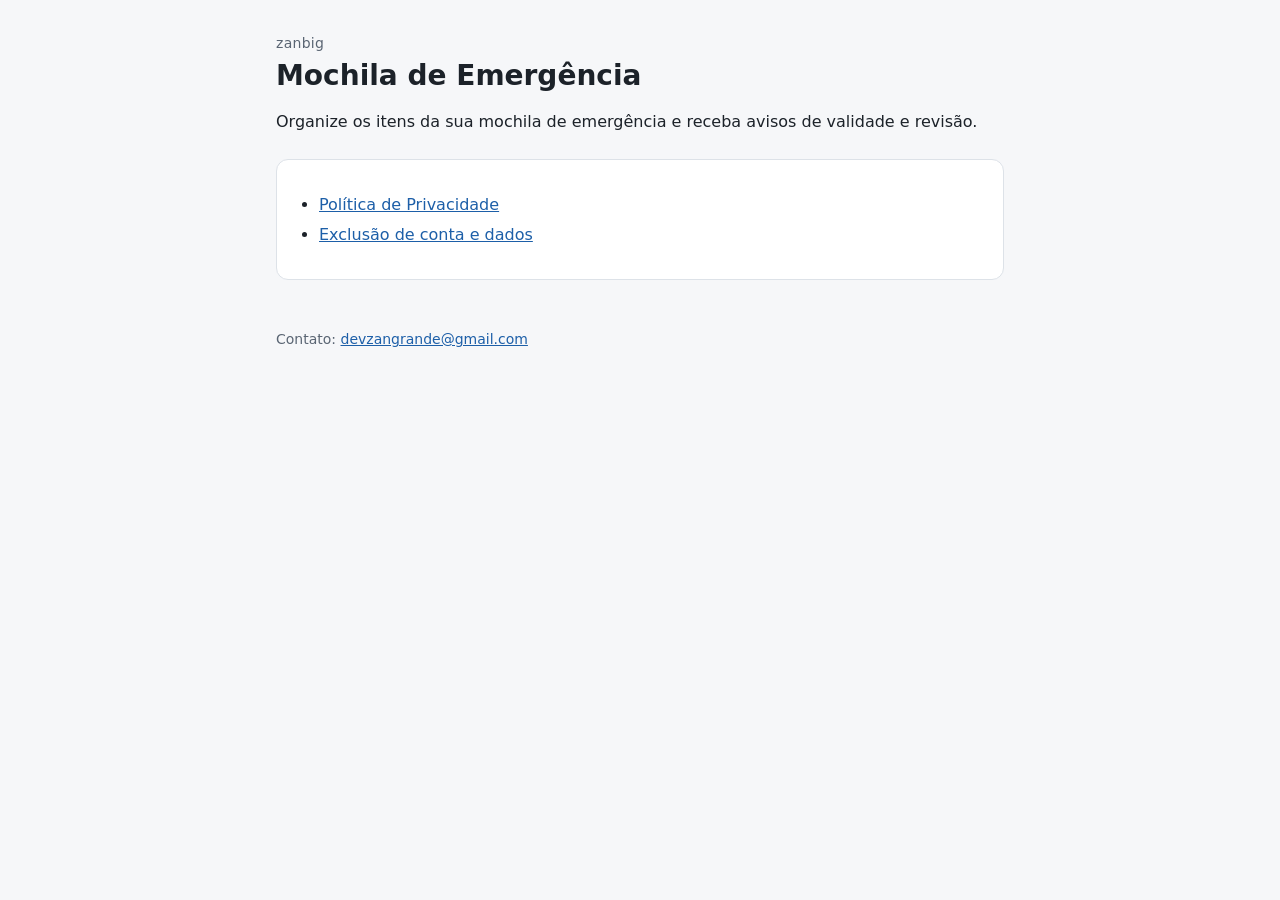
<file: index.html>
<!doctype html>
<html lang="pt-BR">
<head>
  <meta charset="utf-8">
  <meta name="viewport" content="width=device-width, initial-scale=1">
  <title>Mochila de Emergência</title>
  <link rel="stylesheet" href="style.css">
</head>
<body>
<main>
  <header>
    <div class="app">zanbig</div>
    <h1>Mochila de Emergência</h1>
    <p>Organize os itens da sua mochila de emergência e receba avisos de validade e revisão.</p>
  </header>

  <div class="card">
    <ul>
      <li><a href="privacidade.html">Política de Privacidade</a></li>
      <li><a href="excluir-conta.html">Exclusão de conta e dados</a></li>
    </ul>
  </div>

  <footer>Contato: <a href="mailto:devzangrande@gmail.com">devzangrande@gmail.com</a></footer>
</main>
</body>
</html>
</file>
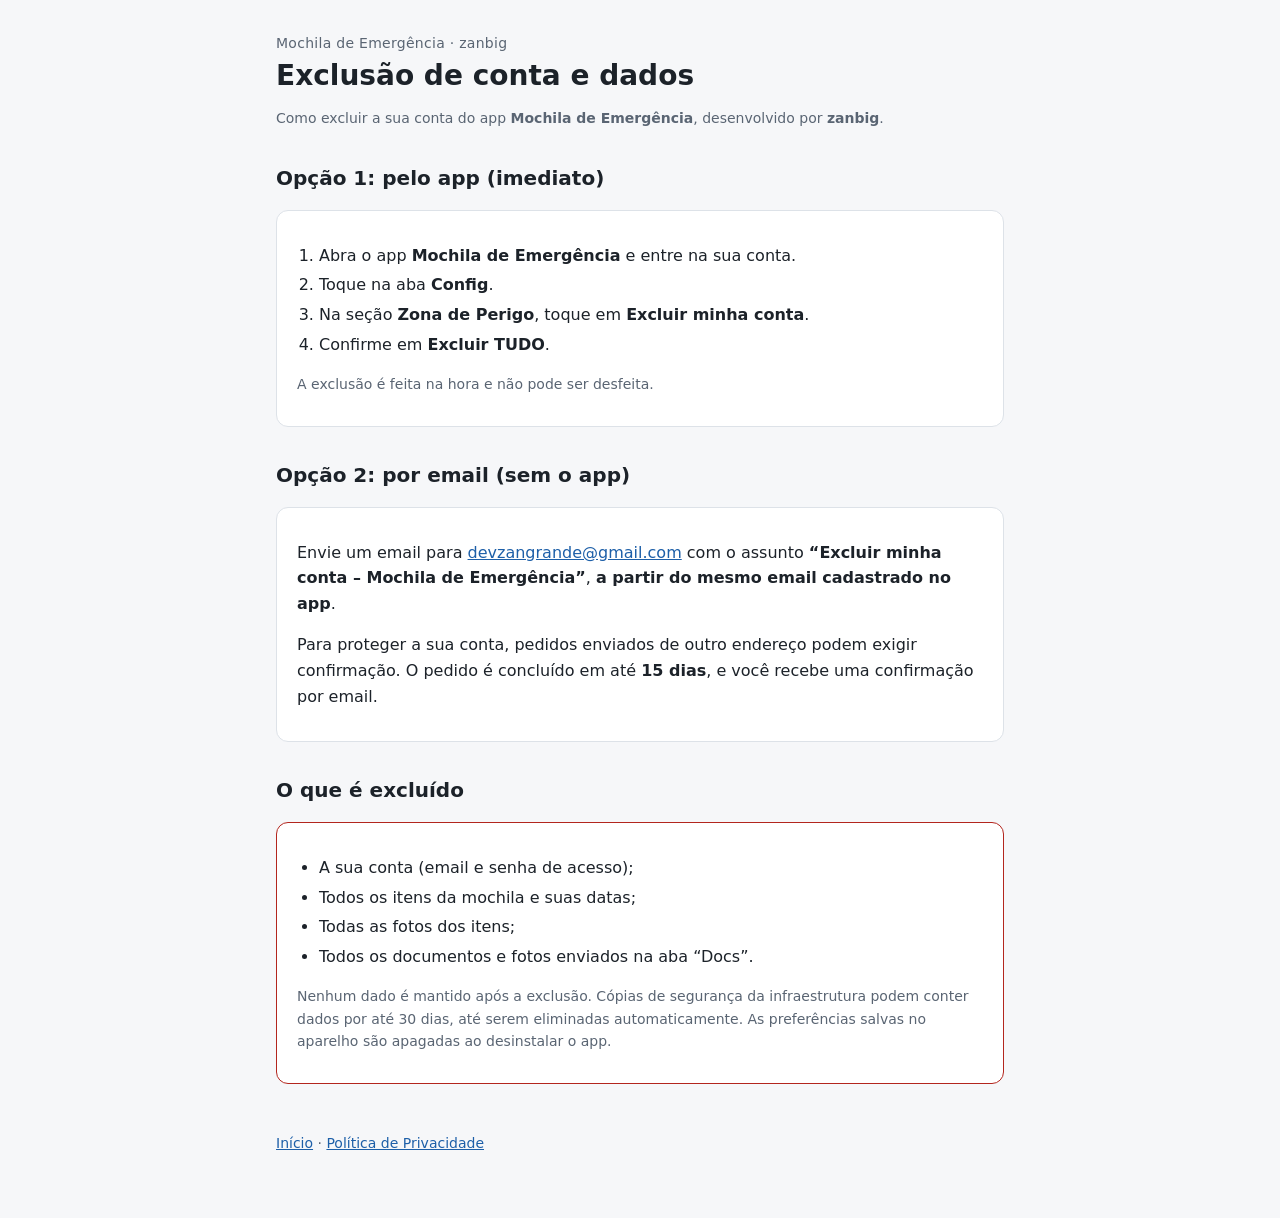
<file: excluir-conta.html>
<!doctype html>
<html lang="pt-BR">
<head>
  <meta charset="utf-8">
  <meta name="viewport" content="width=device-width, initial-scale=1">
  <title>Exclusão de Conta – Mochila de Emergência</title>
  <link rel="stylesheet" href="style.css">
</head>
<body>
<main>
  <header>
    <div class="app">Mochila de Emergência · zanbig</div>
    <h1>Exclusão de conta e dados</h1>
    <p class="muted">Como excluir a sua conta do app <strong>Mochila de Emergência</strong>, desenvolvido por <strong>zanbig</strong>.</p>
  </header>

  <h2>Opção 1: pelo app (imediato)</h2>
  <div class="card">
    <ol>
      <li>Abra o app <strong>Mochila de Emergência</strong> e entre na sua conta.</li>
      <li>Toque na aba <strong>Config</strong>.</li>
      <li>Na seção <strong>Zona de Perigo</strong>, toque em <strong>Excluir minha conta</strong>.</li>
      <li>Confirme em <strong>Excluir TUDO</strong>.</li>
    </ol>
    <p class="muted">A exclusão é feita na hora e não pode ser desfeita.</p>
  </div>

  <h2>Opção 2: por email (sem o app)</h2>
  <div class="card">
    <p>
      Envie um email para
      <a href="mailto:devzangrande@gmail.com?subject=Excluir%20minha%20conta%20-%20Mochila%20de%20Emerg%C3%AAncia">devzangrande@gmail.com</a>
      com o assunto <strong>“Excluir minha conta – Mochila de Emergência”</strong>,
      <strong>a partir do mesmo email cadastrado no app</strong>.
    </p>
    <p>
      Para proteger a sua conta, pedidos enviados de outro endereço podem exigir confirmação.
      O pedido é concluído em até <strong>15 dias</strong>, e você recebe uma confirmação por email.
    </p>
  </div>

  <h2>O que é excluído</h2>
  <div class="card danger">
    <ul>
      <li>A sua conta (email e senha de acesso);</li>
      <li>Todos os itens da mochila e suas datas;</li>
      <li>Todas as fotos dos itens;</li>
      <li>Todos os documentos e fotos enviados na aba “Docs”.</li>
    </ul>
    <p class="muted">
      Nenhum dado é mantido após a exclusão. Cópias de segurança da infraestrutura podem
      conter dados por até 30 dias, até serem eliminadas automaticamente. As preferências
      salvas no aparelho são apagadas ao desinstalar o app.
    </p>
  </div>

  <footer>
    <a href="index.html">Início</a> · <a href="privacidade.html">Política de Privacidade</a>
  </footer>
</main>
</body>
</html>
</file>
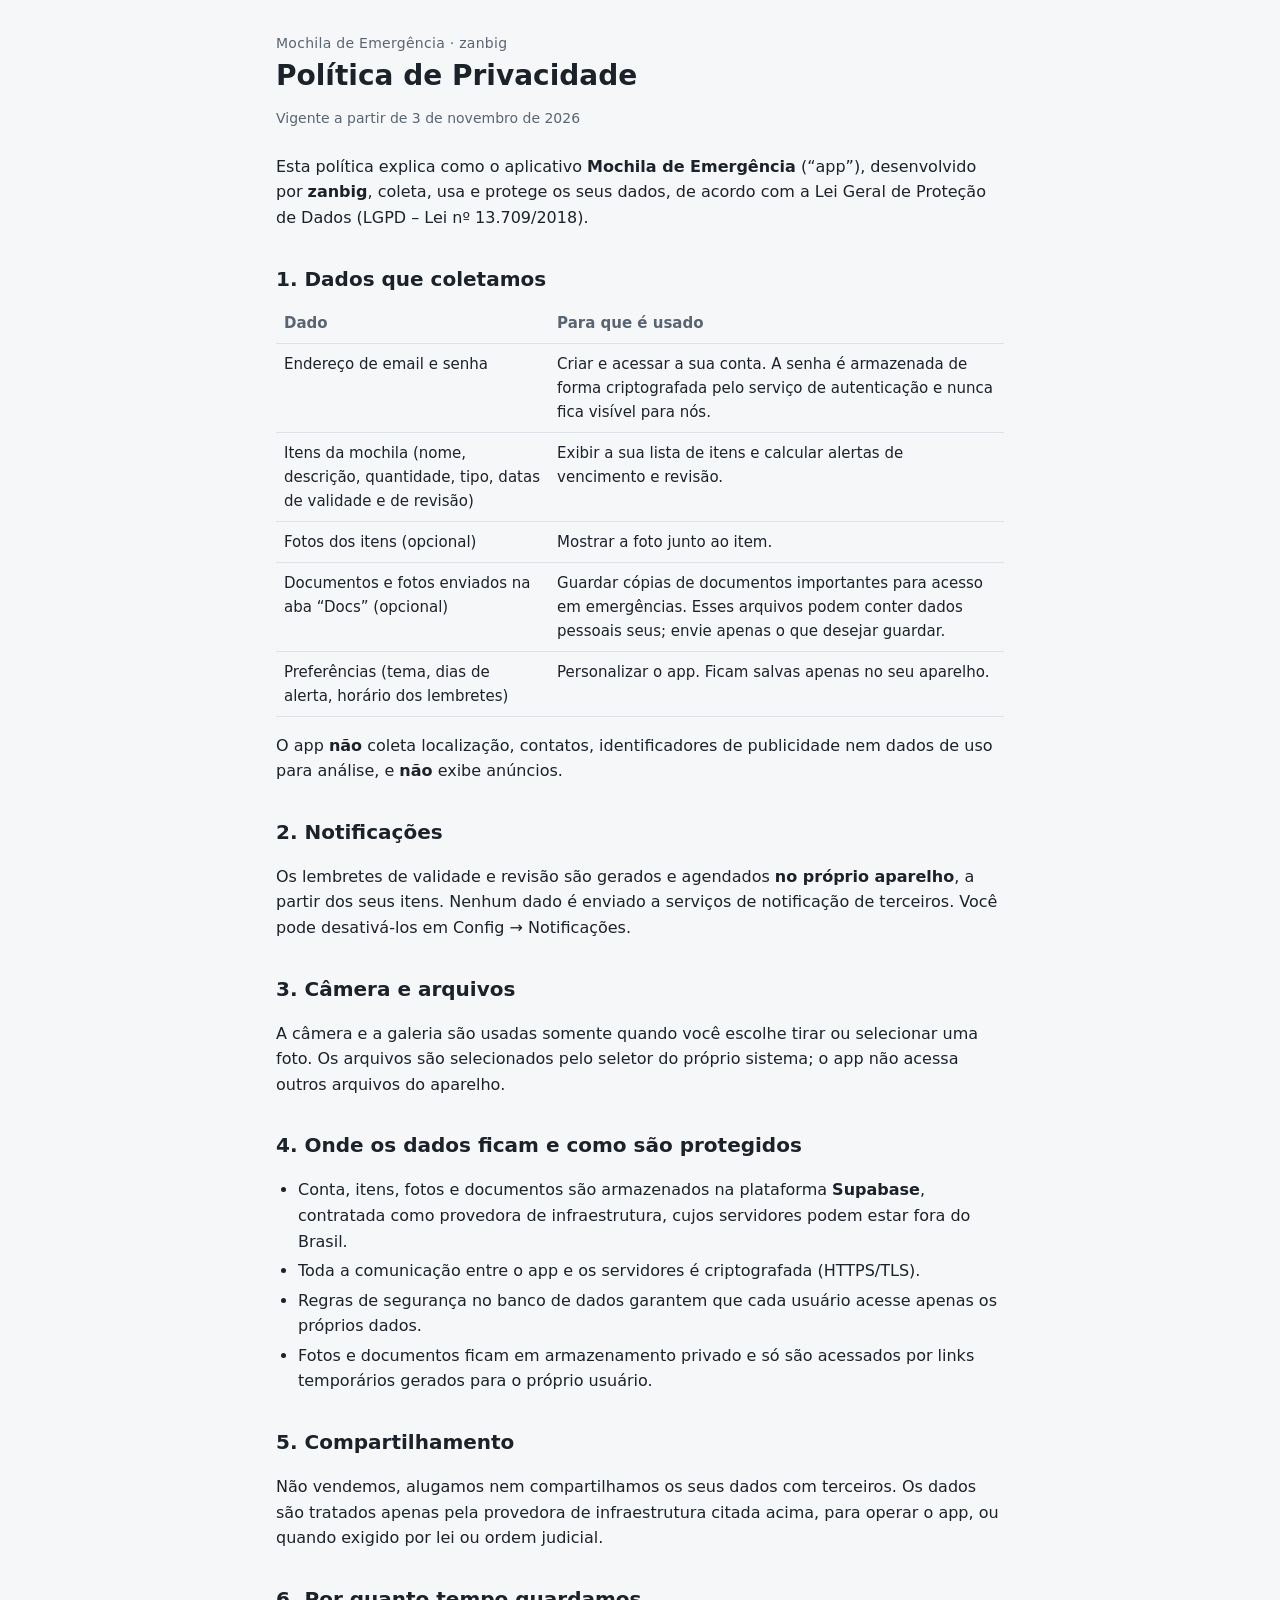
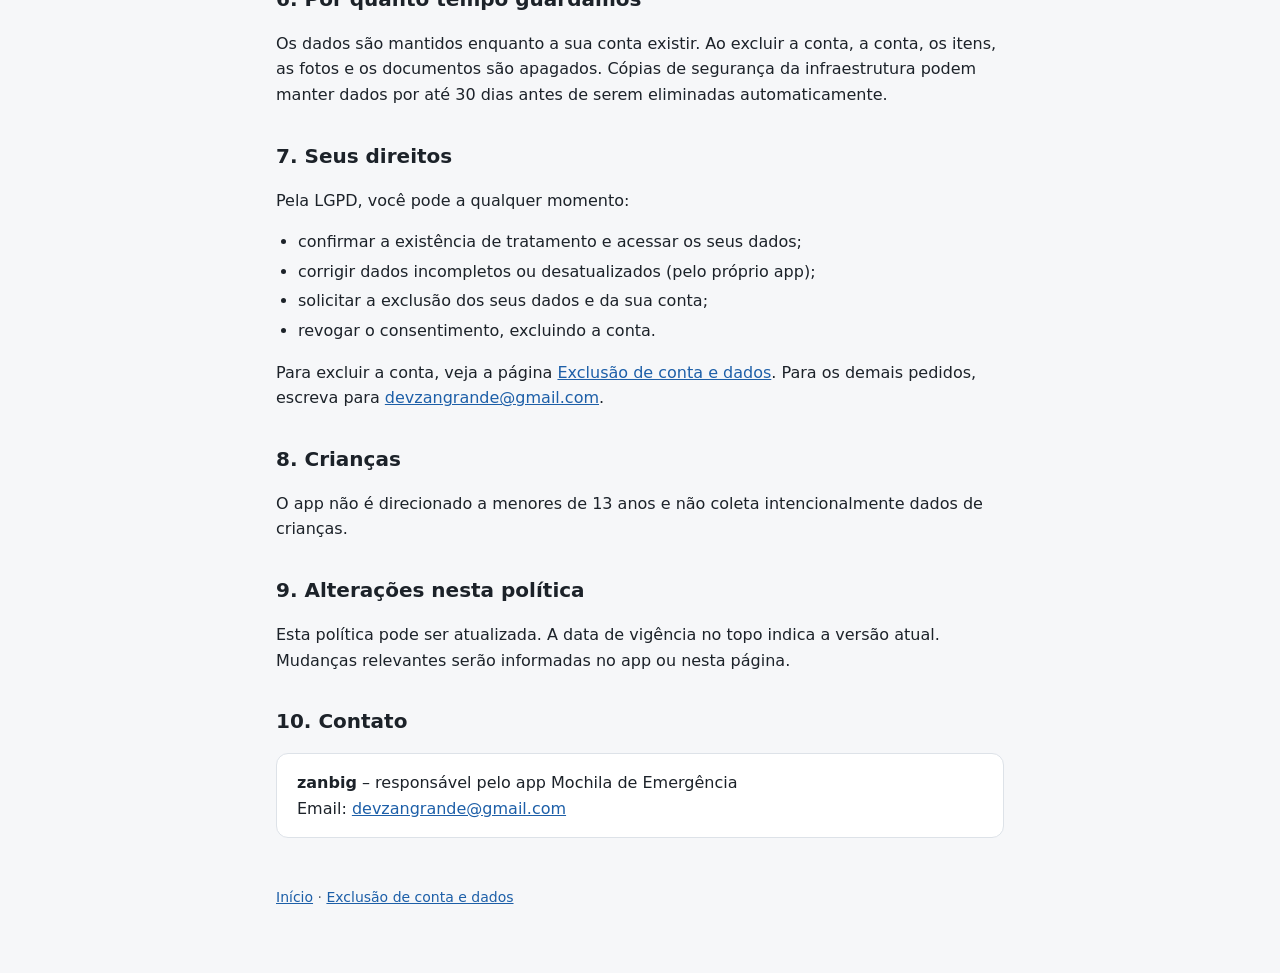
<file: privacidade.html>
<!doctype html>
<html lang="pt-BR">
<head>
  <meta charset="utf-8">
  <meta name="viewport" content="width=device-width, initial-scale=1">
  <title>Política de Privacidade – Mochila de Emergência</title>
  <link rel="stylesheet" href="style.css">
</head>
<body>
<main>
  <header>
    <div class="app">Mochila de Emergência · zanbig</div>
    <h1>Política de Privacidade</h1>
    <p class="muted">Vigente a partir de 3 de novembro de 2026</p>
  </header>

  <p>
    Esta política explica como o aplicativo <strong>Mochila de Emergência</strong>
    (“app”), desenvolvido por <strong>zanbig</strong>, coleta, usa e protege os seus dados,
    de acordo com a Lei Geral de Proteção de Dados (LGPD – Lei nº 13.709/2018).
  </p>

  <h2>1. Dados que coletamos</h2>
  <table>
    <tr><th>Dado</th><th>Para que é usado</th></tr>
    <tr>
      <td>Endereço de email e senha</td>
      <td>Criar e acessar a sua conta. A senha é armazenada de forma criptografada pelo serviço de autenticação e nunca fica visível para nós.</td>
    </tr>
    <tr>
      <td>Itens da mochila (nome, descrição, quantidade, tipo, datas de validade e de revisão)</td>
      <td>Exibir a sua lista de itens e calcular alertas de vencimento e revisão.</td>
    </tr>
    <tr>
      <td>Fotos dos itens (opcional)</td>
      <td>Mostrar a foto junto ao item.</td>
    </tr>
    <tr>
      <td>Documentos e fotos enviados na aba “Docs” (opcional)</td>
      <td>Guardar cópias de documentos importantes para acesso em emergências. Esses arquivos podem conter dados pessoais seus; envie apenas o que desejar guardar.</td>
    </tr>
    <tr>
      <td>Preferências (tema, dias de alerta, horário dos lembretes)</td>
      <td>Personalizar o app. Ficam salvas apenas no seu aparelho.</td>
    </tr>
  </table>
  <p>
    O app <strong>não</strong> coleta localização, contatos, identificadores de publicidade
    nem dados de uso para análise, e <strong>não</strong> exibe anúncios.
  </p>

  <h2>2. Notificações</h2>
  <p>
    Os lembretes de validade e revisão são gerados e agendados <strong>no próprio aparelho</strong>,
    a partir dos seus itens. Nenhum dado é enviado a serviços de notificação de terceiros.
    Você pode desativá-los em Config → Notificações.
  </p>

  <h2>3. Câmera e arquivos</h2>
  <p>
    A câmera e a galeria são usadas somente quando você escolhe tirar ou selecionar uma foto.
    Os arquivos são selecionados pelo seletor do próprio sistema; o app não acessa outros
    arquivos do aparelho.
  </p>

  <h2>4. Onde os dados ficam e como são protegidos</h2>
  <ul>
    <li>Conta, itens, fotos e documentos são armazenados na plataforma <strong>Supabase</strong>, contratada como provedora de infraestrutura, cujos servidores podem estar fora do Brasil.</li>
    <li>Toda a comunicação entre o app e os servidores é criptografada (HTTPS/TLS).</li>
    <li>Regras de segurança no banco de dados garantem que cada usuário acesse apenas os próprios dados.</li>
    <li>Fotos e documentos ficam em armazenamento privado e só são acessados por links temporários gerados para o próprio usuário.</li>
  </ul>

  <h2>5. Compartilhamento</h2>
  <p>
    Não vendemos, alugamos nem compartilhamos os seus dados com terceiros. Os dados são
    tratados apenas pela provedora de infraestrutura citada acima, para operar o app, ou
    quando exigido por lei ou ordem judicial.
  </p>

  <h2>6. Por quanto tempo guardamos</h2>
  <p>
    Os dados são mantidos enquanto a sua conta existir. Ao excluir a conta, a conta, os itens,
    as fotos e os documentos são apagados. Cópias de segurança da infraestrutura podem manter
    dados por até 30 dias antes de serem eliminadas automaticamente.
  </p>

  <h2>7. Seus direitos</h2>
  <p>Pela LGPD, você pode a qualquer momento:</p>
  <ul>
    <li>confirmar a existência de tratamento e acessar os seus dados;</li>
    <li>corrigir dados incompletos ou desatualizados (pelo próprio app);</li>
    <li>solicitar a exclusão dos seus dados e da sua conta;</li>
    <li>revogar o consentimento, excluindo a conta.</li>
  </ul>
  <p>
    Para excluir a conta, veja a página
    <a href="excluir-conta.html">Exclusão de conta e dados</a>.
    Para os demais pedidos, escreva para
    <a href="mailto:devzangrande@gmail.com">devzangrande@gmail.com</a>.
  </p>

  <h2>8. Crianças</h2>
  <p>
    O app não é direcionado a menores de 13 anos e não coleta intencionalmente dados de crianças.
  </p>

  <h2>9. Alterações nesta política</h2>
  <p>
    Esta política pode ser atualizada. A data de vigência no topo indica a versão atual.
    Mudanças relevantes serão informadas no app ou nesta página.
  </p>

  <h2>10. Contato</h2>
  <div class="card">
    <strong>zanbig</strong> – responsável pelo app Mochila de Emergência<br>
    Email: <a href="mailto:devzangrande@gmail.com">devzangrande@gmail.com</a>
  </div>

  <footer>
    <a href="index.html">Início</a> · <a href="excluir-conta.html">Exclusão de conta e dados</a>
  </footer>
</main>
</body>
</html>
</file>
<file: style.css>
:root {
  --bg: #f6f7f9;
  --surface: #ffffff;
  --text: #1c2229;
  --muted: #5a6573;
  --accent: #1d5fa8;
  --border: #dde2e8;
  --danger: #b3261e;
}

@media (prefers-color-scheme: dark) {
  :root {
    --bg: #12161b;
    --surface: #1b2128;
    --text: #e6e9ed;
    --muted: #a3adb9;
    --accent: #7cb4f2;
    --border: #2c343e;
    --danger: #f2b8b5;
  }
}

* { box-sizing: border-box; }

body {
  margin: 0;
  background: var(--bg);
  color: var(--text);
  font: 16px/1.6 system-ui, -apple-system, "Segoe UI", Roboto, sans-serif;
}

main {
  max-width: 760px;
  margin: 0 auto;
  padding: 32px 16px 64px;
}

header { margin-bottom: 24px; }
header .app { color: var(--muted); font-size: 14px; letter-spacing: .02em; }
h1 { font-size: 28px; line-height: 1.25; margin: 4px 0 8px; }
h2 { font-size: 20px; margin: 32px 0 8px; }
p, li { color: var(--text); }
.muted { color: var(--muted); font-size: 14px; }
a { color: var(--accent); }

.card {
  background: var(--surface);
  border: 1px solid var(--border);
  border-radius: 12px;
  padding: 16px 20px;
  margin: 16px 0;
}

.card.danger { border-color: var(--danger); }

ol, ul { padding-left: 22px; }
li { margin: 4px 0; }

table { width: 100%; border-collapse: collapse; margin: 8px 0; font-size: 15px; }
th, td { text-align: left; padding: 8px; border-bottom: 1px solid var(--border); vertical-align: top; }
th { color: var(--muted); font-weight: 600; }

footer { margin-top: 48px; color: var(--muted); font-size: 14px; }
</file>
